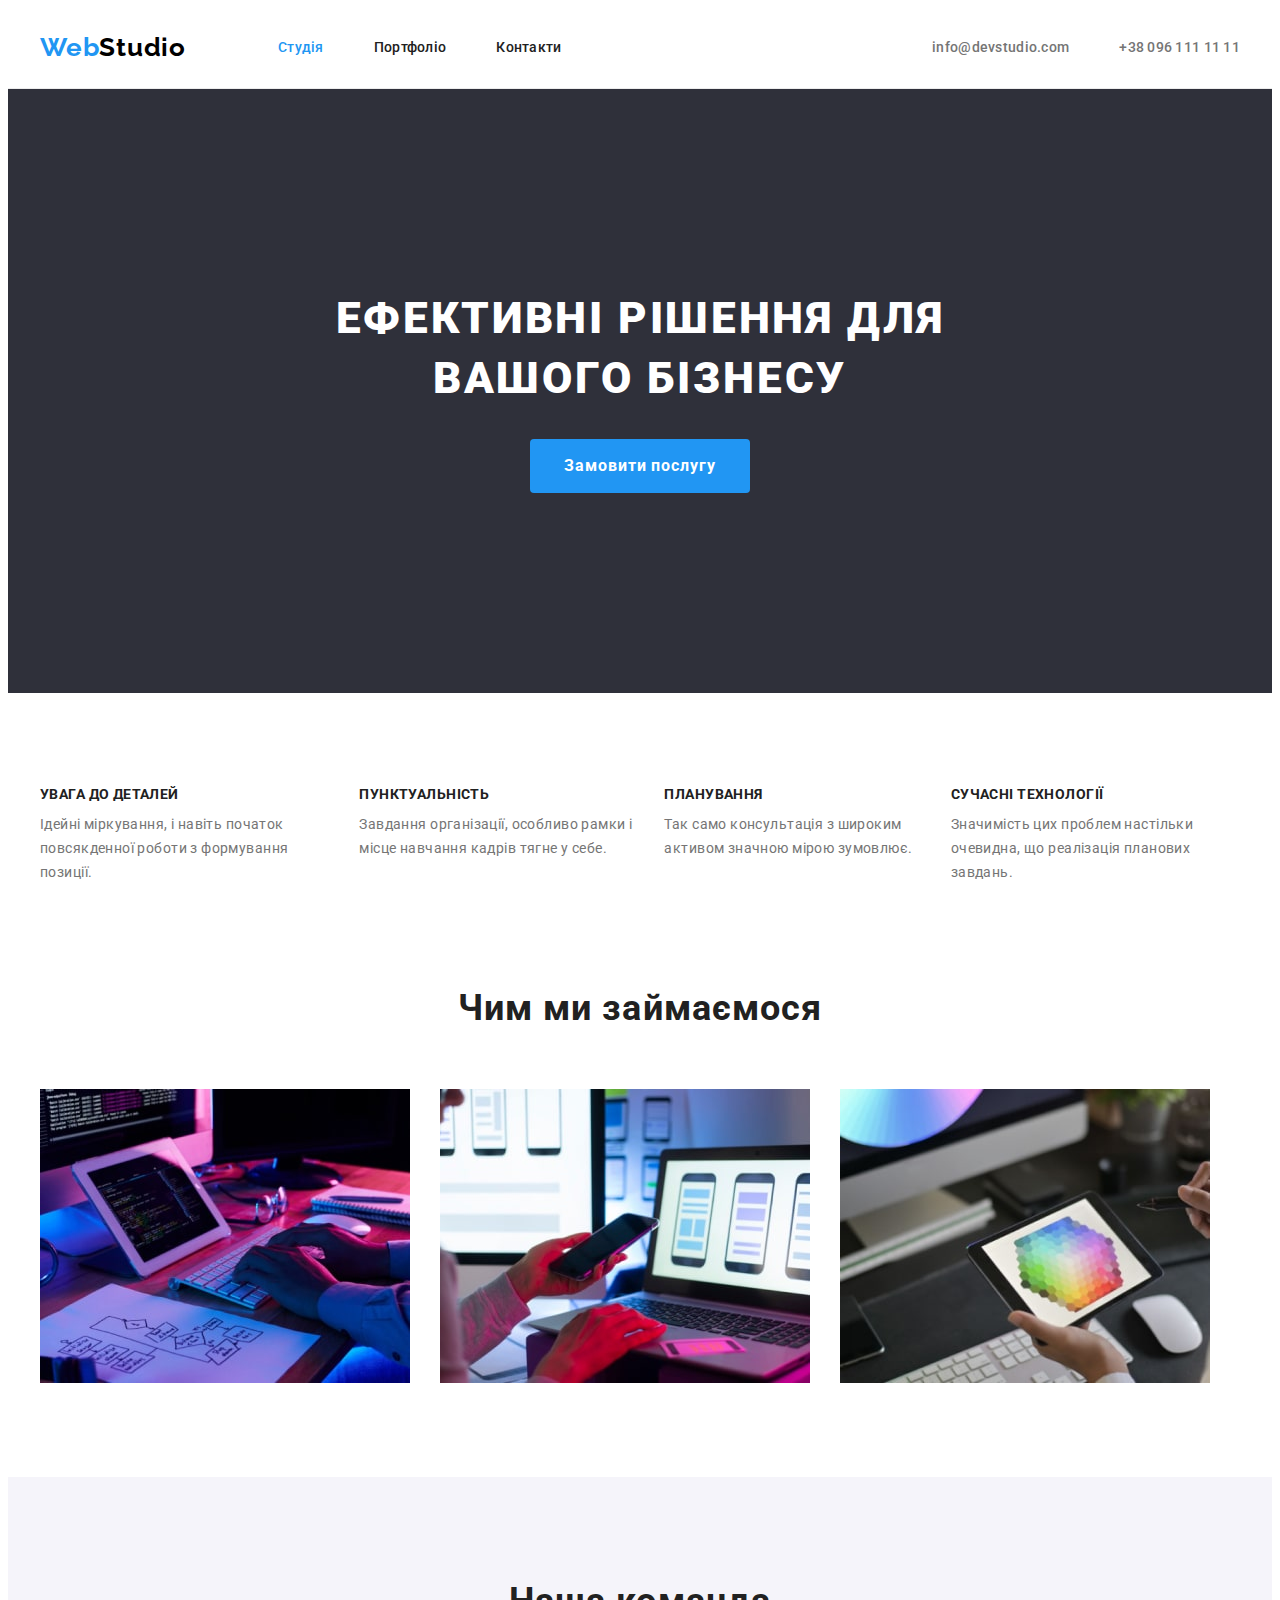
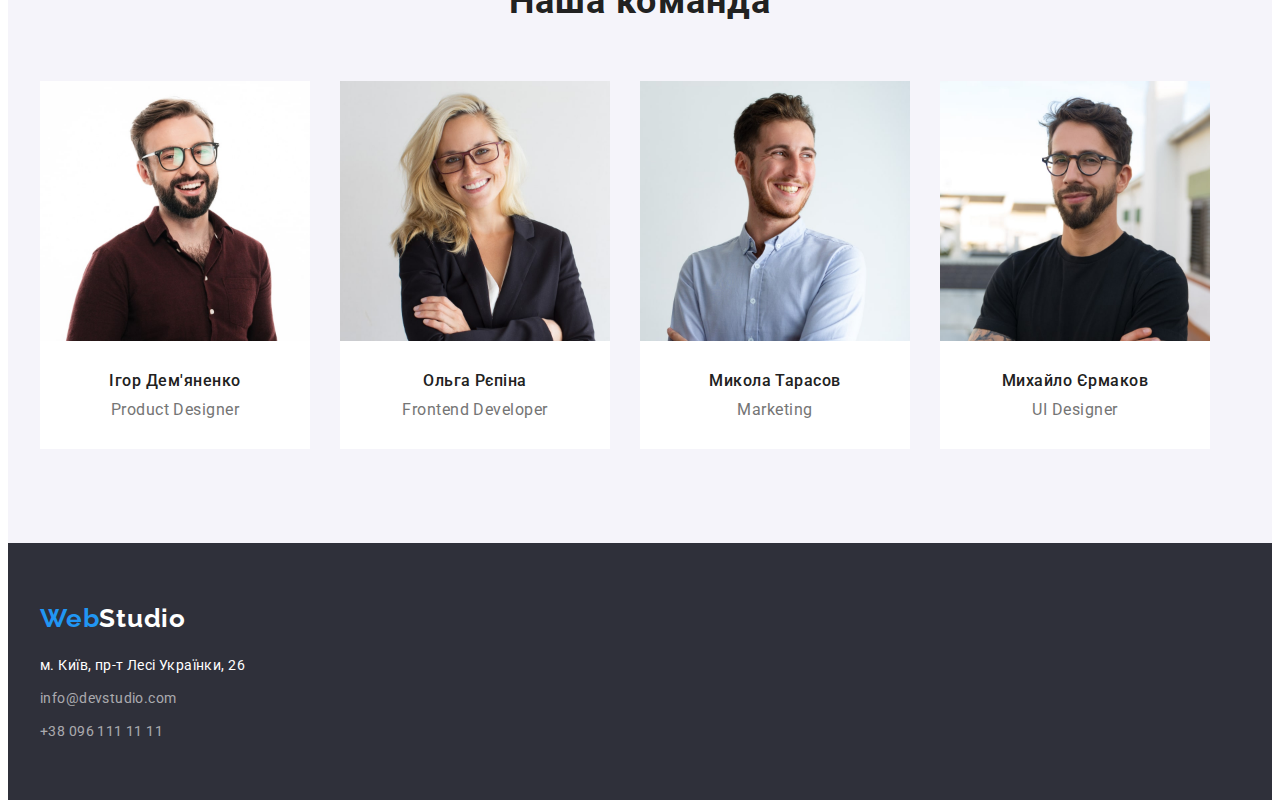
<file: index.html>
<!DOCTYPE html>
<html lang="uk">
  <head>
    <meta charset="UTF-8" />
    <meta http-equiv="X-UA-Compatible" content="IE=edge" />
    <meta name="viewport" content="width=, initial-scale=1.0" />
    <title>WebStudio</title>
    <link rel="preconnect" href="https://fonts.googleapis.com" />
    <link rel="preconnect" href="https://fonts.gstatic.com" crossorigin />
    <link
      href="https://fonts.googleapis.com/css2?family=Raleway:wght@700&family=Roboto:wght@400;500;700;900&display=swap"
      rel="stylesheet"
    />
    <link
      rel="stylesheet"
      href="https://cdnjs.cloudflare.com/ajax/libs/modern-normalize/1.1.0/modern-normalize.min.css"
      integrity="sha512-wpPYUAdjBVSE4KJnH1VR1HeZfpl1ub8YT/NKx4PuQ5NmX2tKuGu6U/JRp5y+Y8XG2tV+wKQpNHVUX03MfMFn9Q=="
      crossorigin="anonymous"
      referrerpolicy="no-referrer"
    />
    <link rel="stylesheet" href="./css/styles.css" />
  </head>
  <body>
    <header class="header">
      <div class="container header-container">
        <nav class="header-navigation">
          <a class="header-logo link" href="#" lang="en"
            ><span class="web">Web</span>Studio</a
          >
          <ul class="header-list list">
            <li class="header-item">
              <a class="header-link link current" href="#">Студія</a>
            </li>
            <li class="header-item">
              <a class="header-link link" href="./portfolio.html">Портфоліо</a>
            </li>
            <li class="header-item">
              <a class="header-link link" href="#">Контакти</a>
            </li>
          </ul>
        </nav>
        <ul class="header-contacts list">
          <li class="header-item">
            <a class="header-email link" href="mailto:info@devstudio.com"
              >info@devstudio.com</a
            >
          </li>
          <li class="header-item">
            <a class="header-tel link" href="tel:+380961111111"
              >+38 096 111 11 11</a
            >
          </li>
        </ul>
      </div>
    </header>
    <main>
      <section class="hero">
        <div class="container">
          <h1 class="hero-title">Ефективні рішення для вашого бізнесу</h1>
          <button class="hero-btn" type="button">Замовити послугу</button>
        </div>
      </section>
      <section class="features">
        <div class="container">
          <h2 class="visually-hidden">Наші особливості та переваги</h2>
          <ul class="features-list list">
            <li class="features-item">
              <h3 class="features-titel">Увага до деталей</h3>
              <p class="features-text">
                Ідейні міркування, і навіть початок повсякденної роботи з
                формування позиції.
              </p>
            </li>
            <li class="features-item">
              <h3 class="features-titel">Пунктуальність</h3>
              <p class="features-text">
                Завдання організації, особливо рамки і місце навчання кадрів
                тягне у себе.
              </p>
            </li>
            <li class="features-item">
              <h3 class="features-titel">Планування</h3>
              <p class="features-text">
                Так само консультація з широким активом значною мірою зумовлює.
              </p>
            </li>
            <li class="features-item">
              <h3 class="features-titel">Сучасні технології</h3>
              <p class="features-text">
                Значимість цих проблем настільки очевидна, що реалізація
                планових завдань.
              </p>
            </li>
          </ul>
        </div>
      </section>
      <section class="work">
        <div class="container">
          <h2 class="work-title">Чим ми займаємося</h2>
          <ul class="work-list list">
            <li class="work-item">
              <img
                src="./images/box-1.jpg"
                alt="Кодування"
                width="370"
                height="294"
              />
            </li>
            <li class="work-item">
              <img
                src="./images/box-2.jpg"
                alt="Синхронізація"
                width="370"
                height="294"
              />
            </li>
            <li class="work-item">
              <img
                src="./images/box-3.jpg"
                alt="Візуалізація"
                width="370"
                height="294"
              />
            </li>
          </ul>
        </div>
      </section>
      <section class="team">
        <div class="container">
          <h2 class="team-title">Наша команда</h2>
          <ul class="team-list list">
            <li class="team-item">
              <img
                class="team-img"
                src="./images/img1.jpg"
                alt="Ігорьок"
                width="270"
                height="260"
              />
              <div class="container-two">
                <h3 class="team-item-title">Ігор Дем'яненко</h3>
                <p class="team-item-text" lang="en">Product Designer</p>
              </div>
            </li>
            <li class="team-item">
              <img
                class="team-img"
                src="./images/img2.jpg"
                alt="Ольчик"
                width="270"
                height="260"
              />
              <div class="container-two">
                <h3 class="team-item-title">Ольга Рєпіна</h3>
                <p class="team-item-text" lang="en">Frontend Developer</p>
              </div>
            </li>
            <li class="team-item">
              <img
                class="team-img"
                src="./images/img3.jpg"
                alt="Ніколя"
                width="270"
                height="260"
              />
              <div class="container-two">
                <h3 class="team-item-title">Микола Тарасов</h3>
                <p class="team-item-text" lang="en">Marketing</p>
              </div>
            </li>
            <li class="team-item">
              <img
                class="team-img"
                src="./images/img4.jpg"
                alt="Мішаня"
                width="270"
                height="260"
              />
              <div class="container-two">
                <h3 class="team-item-title">Михайло Єрмаков</h3>
                <p class="team-item-text" lang="en">UI Designer</p>
              </div>
            </li>
          </ul>
        </div>
      </section>
    </main>
    <footer class="footer">
      <div class="container">
        <a class="footer-logo link" href="#" lang="en"
          ><span class="web">Web</span>Studio</a
        >
        <address class="footer-address">
          <ul class="footer-list list">
            <li class="footer-item">
              <a
                class="footer-link link"
                href="https://goo.gl/maps/vqTutgr8kKkj6SfA7"
                target="_blank"
                rel="noreferrer noopener"
                >м. Київ, пр-т Лесі Українки, 26</a
              >
            </li>
            <li class="footer-item">
              <a class="footer-email link" href="mailto:info@devstudio.com"
                >info@devstudio.com</a
              >
            </li>
            <li class="footer-item">
              <a class="footer-tel link" href="tel:+380961111111"
                >+38 096 111 11 11</a
              >
            </li>
          </ul>
        </address>
      </div>
    </footer>
  </body>
</html>
</file>
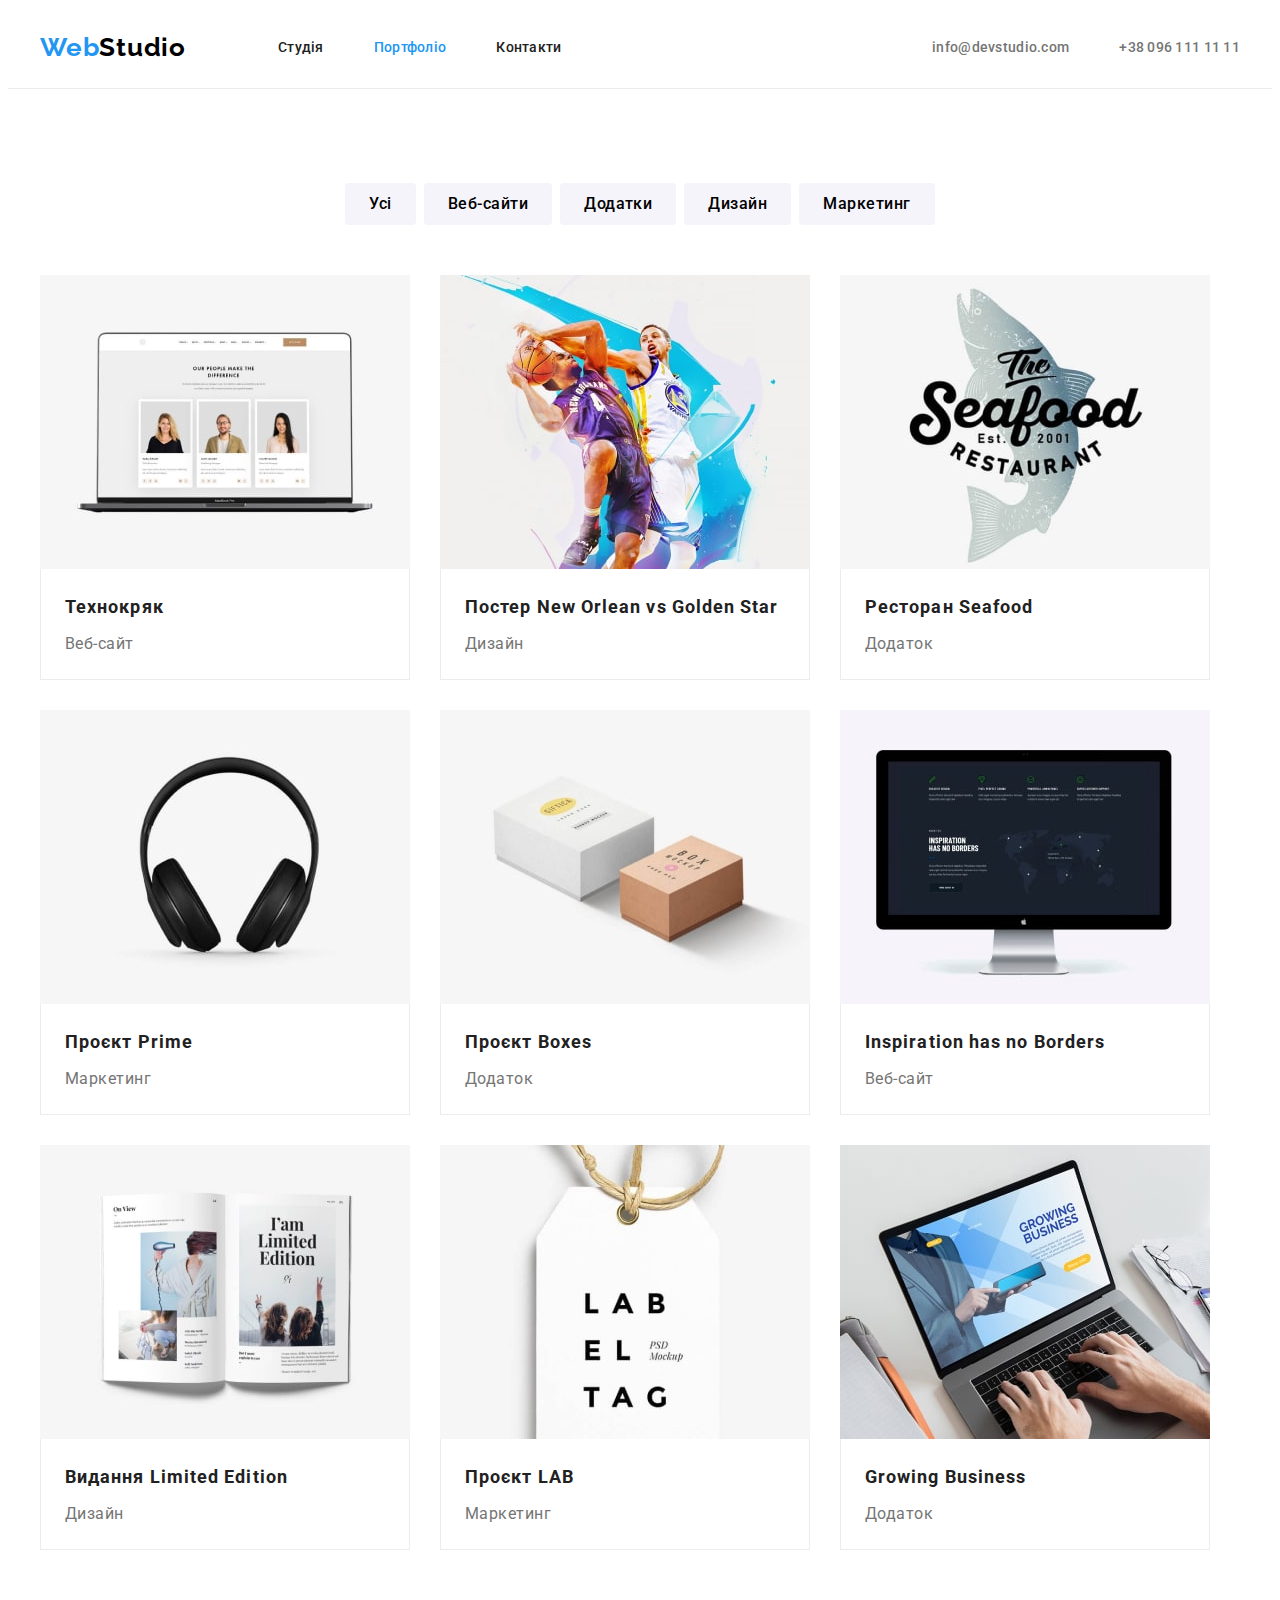
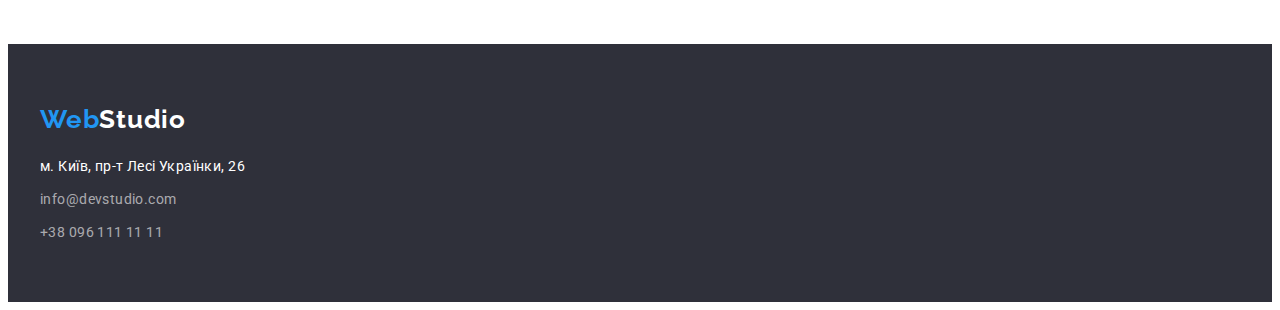
<file: portfolio.html>
<!DOCTYPE html>
<html lang="uk">
  <head>
    <meta charset="UTF-8" />
    <meta http-equiv="X-UA-Compatible" content="IE=edge" />
    <meta name="viewport" content="width=device-width, initial-scale=1.0" />
    <title>Portfolio</title>
    <link rel="preconnect" href="https://fonts.googleapis.com" />
    <link rel="preconnect" href="https://fonts.gstatic.com" crossorigin />
    <link
      href="https://fonts.googleapis.com/css2?family=Raleway:wght@700&family=Roboto:wght@400;500;700;900&display=swap"
      rel="stylesheet"
    />
    <link
      rel="stylesheet"
      href="https://cdnjs.cloudflare.com/ajax/libs/modern-normalize/1.1.0/modern-normalize.min.css"
      integrity="sha512-wpPYUAdjBVSE4KJnH1VR1HeZfpl1ub8YT/NKx4PuQ5NmX2tKuGu6U/JRp5y+Y8XG2tV+wKQpNHVUX03MfMFn9Q=="
      crossorigin="anonymous"
      referrerpolicy="no-referrer"
    />
    <link rel="stylesheet" href="./css/styles.css" />
  </head>
  <body>
    <header class="header">
      <div class="container header-container">
        <nav class="header-navigation">
          <a class="header-logo link" href="#" lang="en"
            ><span class="web">Web</span>Studio</a
          >
          <ul class="header-list list">
            <li class="header-item">
              <a class="header-link link" href="./index.html">Студія</a>
            </li>
            <li class="header-item">
              <a class="header-link link current" href="#">Портфоліо</a>
            </li>
            <li class="header-item">
              <a class="header-link link" href="#">Контакти</a>
            </li>
          </ul>
        </nav>
        <ul class="header-contacts list">
          <li class="header-item">
            <a class="header-email link" href="mailto:info@devstudio.com"
              >info@devstudio.com</a
            >
          </li>
          <li class="header-item">
            <a class="header-tel link" href="tel:+380961111111"
              >+38 096 111 11 11</a
            >
          </li>
        </ul>
      </div>
    </header>
    <main>
      <section class="filter">
        <div class="container">
          <h1 class="visually-hidden">Що ми розробляємо</h1>
          <ul class="btn-list list">
            <li><button class="filter-btn" type="button">Усі</button></li>
            <li><button class="filter-btn" type="button">Веб-сайти</button></li>
            <li><button class="filter-btn" type="button">Додатки</button></li>
            <li><button class="filter-btn" type="button">Дизайн</button></li>
            <li><button class="filter-btn" type="button">Маркетинг</button></li>
          </ul>
          <ul class="filter-list list">
            <li class="filter-item">
              <a class="filter-link link" href="#">
                <img
                  class="filter-img"
                  src="./images/img5.jpg"
                  alt="Ноутбук"
                  width="370"
                />
                <div class="container-three">
                  <h2 class="filter-title">Технокряк</h2>
                  <p class="filter-text">Веб-сайт</p>
                </div>
              </a>
            </li>
            <li class="filter-item">
              <a class="filter-link link" href="#">
                <img
                  class="filter-img"
                  src="./images/img6.jpg"
                  alt="Постер"
                  width="370"
                />
                <div class="container-three">
                  <h2 class="filter-title">
                    Постер<span lang="en"> New Orlean vs Golden Star</span>
                  </h2>
                  <p class="filter-text">Дизайн</p>
                </div>
              </a>
            </li>
            <li class="filter-item">
              <a class="filter-link link" href="#">
                <img
                  class="filter-img"
                  src="./images/img7.jpg"
                  alt="Лого ресторана"
                  width="370"
                />
                <div class="container-three">
                  <h2 class="filter-title">
                    Ресторан<span lang="en"> Seafood</span>
                  </h2>
                  <p class="filter-text">Додаток</p>
                </div>
              </a>
            </li>
            <li class="filter-item">
              <a class="filter-link link" href="#">
                <img
                  class="filter-img"
                  src="./images/img8.jpg"
                  alt="Навушники"
                  width="370"
                />
                <div class="container-three">
                  <h2 class="filter-title">
                    Проєкт<span lang="en"> Prime</span>
                  </h2>
                  <p class="filter-text">Маркетинг</p>
                </div>
              </a>
            </li>
            <li class="filter-item">
              <a class="filter-link link" href="">
                <img
                  class="filter-img"
                  src="./images/img9.jpg"
                  alt="Коробки"
                  width="370"
                />
                <div class="container-three">
                  <h2 class="filter-title">
                    Проєкт<span lang="en"> Boxes</span>
                  </h2>
                  <p class="filter-text">Додаток</p>
                </div>
              </a>
            </li>
            <li class="filter-item">
              <a class="filter-link link" href="#">
                <img
                  class="filter-img"
                  src="./images/img10.jpg"
                  alt="Персональний комп'ютер"
                  width="370"
                />
                <div class="container-three">
                  <h2 class="filter-title">
                    <span lang="en"> Inspiration has no Borders</span>
                  </h2>
                  <p class="filter-text">Веб-сайт</p>
                </div>
              </a>
            </li>
            <li class="filter-item">
              <a class="filter-link link" href="#">
                <img
                  class="filter-img"
                  src="./images/img11.jpg"
                  alt="Журнал"
                  width="370"
                />
                <div class="container-three">
                  <h2 class="filter-title">
                    Видання<span lang="en"> Limited Edition</span>
                  </h2>
                  <p class="filter-text">Дизайн</p>
                </div>
              </a>
            </li>
            <li class="filter-item">
              <a class="filter-link link" href="#">
                <img
                  class="filter-img"
                  src="./images/img12.jpg"
                  alt="Лейбел"
                  width="370"
                />
                <div class="container-three">
                  <h2 class="filter-title">
                    Проєкт<span lang="en"> LAB</span>
                  </h2>
                  <p class="filter-text">Маркетинг</p>
                </div>
              </a>
            </li>
            <li class="filter-item">
              <a class="filter-link link" href="#">
                <img
                  class="filter-img"
                  src="./images/img13.jpg"
                  alt="Працюючий на ноутбуці"
                  width="370"
                />
                <div class="container-three">
                  <h2 class="filter-title" lang="en">Growing Business</h2>
                  <p class="filter-text">Додаток</p>
                </div>
              </a>
            </li>
          </ul>
        </div>
      </section>
    </main>
    <footer class="footer">
      <div class="container">
        <a class="footer-logo link" href="#" lang="en"
          ><span class="web">Web</span>Studio</a
        >
        <address class="footer-address">
          <ul class="footer-list list">
            <li class="footer-item">
              <a
                class="footer-link link"
                href="https://goo.gl/maps/vqTutgr8kKkj6SfA7"
                target="_blank"
                rel="noreferrer noopener"
                >м. Київ, пр-т Лесі Українки, 26</a
              >
            </li>
            <li class="footer-item">
              <a class="footer-email link" href="mailto:info@devstudio.com"
                >info@devstudio.com</a
              >
            </li>
            <li class="footer-item">
              <a class="footer-tel link" href="tel:+380961111111"
                >+38 096 111 11 11</a
              >
            </li>
          </ul>
        </address>
      </div>
    </footer>
  </body>
</html>
</file>
<file: css/styles.css>
:root {
  --primary-color: #ffffff;
  --secondary-color: #2f303a;
  --tertiary-color: #f5f4fa;
  --logo-color: #000000;
  --text-color-one: #ffffff;
  --text-color-two: #212121;
  --text-color-three: #757575;
  --accent-color: #2196f3;
  --text-color-four: rgba(255, 255, 255, 0.6);
}

body {
  font-family: "Roboto", sans-serif;
  color: var(--text-color-two);
  background-color: var(--primary-color);
}
p,
h1,
h2,
h3,
h4,
h5,
h6 {
  margin: 0;
}
ul,
ol {
  margin: 0;
  padding: 0;
  list-style: none;
}
img {
  display: block;
  max-width: 100%;
  height: auto;
}
.list {
  list-style: none;
}
.link {
  text-decoration: none;
}
.container {
  width: 1200px;
  padding-left: 15px;
  padding-right: 15px;
  /* outline: 2px solid red; */
  margin: 0 auto;
}

/*------ Header------ */
.header {
  font-weight: 500;
  font-size: 14px;
  line-height: 1.14;
  letter-spacing: 0.02em;
  color: var(--text-color-two);
  border-bottom: 1px solid #ececec;
}
.header-navigation,
.header-container {
  display: flex;
  align-items: center;
}
.header-logo {
  font-family: "Raleway", sans-serif;
  font-weight: 700;
  font-size: 26px;
  line-height: 1.19;
  letter-spacing: 0.03em;
  color: var(--logo-color);
  display: block;
  padding-top: 24px;
  padding-bottom: 25px;
}
.web {
  color: var(--accent-color);
}
.header-list {
  display: flex;
  margin-left: 92px;
}
.header-item:not(:last-child) {
  margin-right: 50px;
}
.header-link {
  font-weight: 500;
  font-size: 14px;
  line-height: 1.14;
  letter-spacing: 0.02em;
  color: var(--text-color-two);
  display: block;
  padding: 32px 0;
}
.header-link:hover,
.header-link:focus {
  color: var(--accent-color);
  cursor: pointer;
}
.header-link.current {
  color: var(--accent-color);
}
.header-contacts {
  display: flex;
  margin-left: auto;
}
.header-email {
  font-weight: 500;
  font-size: 14px;
  line-height: 1.14;
  letter-spacing: 0.02em;
  cursor: pointer;
  color: var(--text-color-three);
  display: block;
  padding: 32px 0;
}
.header-email:hover,
.header-email:focus {
  color: var(--accent-color);
  cursor: pointer;
}
.header-tel {
  font-weight: 500;
  font-size: 14px;
  line-height: 1.14;
  letter-spacing: 0.02em;
  cursor: pointer;
  color: var(--text-color-three);
  display: block;
  padding: 32px 0;
}
.header-tel:hover,
.header-tel:focus {
  color: var(--accent-color);
}

/*------ Hero------ */

.hero {
  background-color: var(--secondary-color);
  padding-top: 200px;
  padding-bottom: 200px;
  text-align: center;
}
.hero-title {
  font-weight: 900;
  font-size: 44px;
  line-height: 1.36;
  letter-spacing: 0.06em;
  text-transform: uppercase;
  color: var(--text-color-one);
  max-width: 696px;
  margin: 0 auto;
  margin-bottom: 30px;
}
.hero-btn {
  font-family: inherit;
  font-weight: 700;
  font-size: 16px;
  line-height: 1.88;
  border-radius: 4px;
  cursor: pointer;
  border-color: transparent;
  letter-spacing: 0.06em;
  background: var(--accent-color);
  color: var(--text-color-one);
  padding: 10px 32px;
}
.hero-btn:hover,
.hero-btn:focus {
  background-color: #188ce8;
}

/*------ Features------ */

.features {
  padding-top: 94px;
  padding-bottom: 47px;
}

.visually-hidden {
  position: absolute;
  width: 1px;
  height: 1px;
  margin: -1px;
  border: 0;
  padding: 0;
  white-space: nowrap;
  clip-path: inset(100%);
  clip: rect(0 0 0 0);
  overflow: hidden;
}
.features-list {
  display: flex;
  gap: 30px;
}
.features-item {
  flex-basis: calc((100%-3 * 30px) / 4);
}
.features-titel {
  font-weight: 700;
  font-size: 14px;
  line-height: 1.14;
  letter-spacing: 0.03em;
  text-transform: uppercase;
  color: var(--text-color-two);
  margin-bottom: 10px;
}
.features-text {
  font-size: 14px;
  line-height: 1.71;
  letter-spacing: 0.03em;
  color: var(--text-color-three);
}

/* ----------Work--------- */

.work {
  padding-top: 47px;
  padding-bottom: 94px;
}
.work-title {
  font-weight: 700;
  font-size: 36px;
  line-height: 1.67;
  letter-spacing: 0.03em;
  color: var(--text-color-two);
  text-align: center;
  margin-bottom: 50px;
}
.work-list {
  display: flex;
  gap: 30px;
}

/* ----------Team--------- */

.team {
  background-color: var(--tertiary-color);
  padding-top: 94px;
  padding-bottom: 94px;
}
.team-title {
  font-weight: 700;
  font-size: 36px;
  line-height: 1.67;
  letter-spacing: 0.03em;
  color: var(--text-color-two);
  text-align: center;
  margin-bottom: 50px;
}
.team-list {
  display: flex;
  gap: 30px;
}
.team-item {
  background-color: var(--primary-color);
}
.container-two {
  display: block;
  text-align: center;
  padding: 30px 0;
}
.team-item-title {
  font-weight: 500;
  font-size: 16px;
  line-height: 1.19;
  letter-spacing: 0.03em;
  color: var(--text-color-two);
  margin-bottom: 10px;
}
.team-item-text {
  font-size: 16px;
  line-height: 1.19;
  letter-spacing: 0.03em;
  color: var(--text-color-three);
}

/* ----------Footer--------- */

.footer {
  background-color: var(--secondary-color);
  padding-top: 60px;
  padding-bottom: 57px;
}
.footer-logo {
  font-family: "Raleway";
  font-weight: 700;
  font-size: 26px;
  line-height: 1.19;
  letter-spacing: 0.03em;
  color: var(--text-color-one);
  display: block;
  margin-bottom: 20px;
}
.footer-address {
  font-style: normal;
}
.footer-item {
  display: block;
  /* margin-bottom: 9px; */
}
.footer-item:not(:last-child) {
  margin-bottom: 9px;
}
.footer-link {
  font-size: 14px;
  line-height: 1.71;
  letter-spacing: 0.03em;
  color: var(--text-color-one);
}
.footer-email,
.footer-tel {
  font-size: 14px;
  line-height: 1.71;
  letter-spacing: 0.03em;
  color: var(--text-color-four);
}
.footer-link:hover,
.footer-email:hover,
.footer-tel:hover {
  color: var(--accent-color);
}
.footer-link:focus,
.footer-email:focus,
.footer-tel:focus {
  color: var(--accent-color);
}

/* ------Portfolio------ */
.filter {
  background-color: var(--primary-color);
  padding-top: 94px;
  padding-bottom: 94px;
}
.btn-list {
  font-weight: 500;
  font-size: 16px;
  line-height: 1.63;
  letter-spacing: 0.03em;
  color: var(--text-color-two);
  margin-bottom: 50px;
  display: flex;
  gap: 8px;
  justify-content: center;
}
.filter-btn {
  font-family: inherit;
  font-weight: 500;
  font-size: 16px;
  line-height: 1.62;
  border-radius: 4px;
  text-align: center;
  border-color: transparent;
  letter-spacing: 0.03em;
  cursor: pointer;
  background-color: var(--tertiary-color);
  padding: 6px 22px;
}
.filter-btn:hover,
.filter-btn:focus {
  color: var(--text-color-one);
  background-color: var(--accent-color);
}
.filter-list {
  display: flex;
  flex-wrap: wrap;
  gap: 30px;
}
.container-three {
  display: block;
  padding: 20px 24px;
  border-left: 1px solid #ececec;
  border-right: 1px solid #ececec;
  border-bottom: 1px solid #ececec;
}
.filter-title {
  font-weight: 700;
  font-size: 18px;
  line-height: 2;
  letter-spacing: 0.06em;
  color: var(--text-color-two);
  margin-bottom: 4px;
}
.filter-text {
  font-size: 16px;
  line-height: 1.88;
  letter-spacing: 0.03em;
  color: var(--text-color-three);
}
</file>
